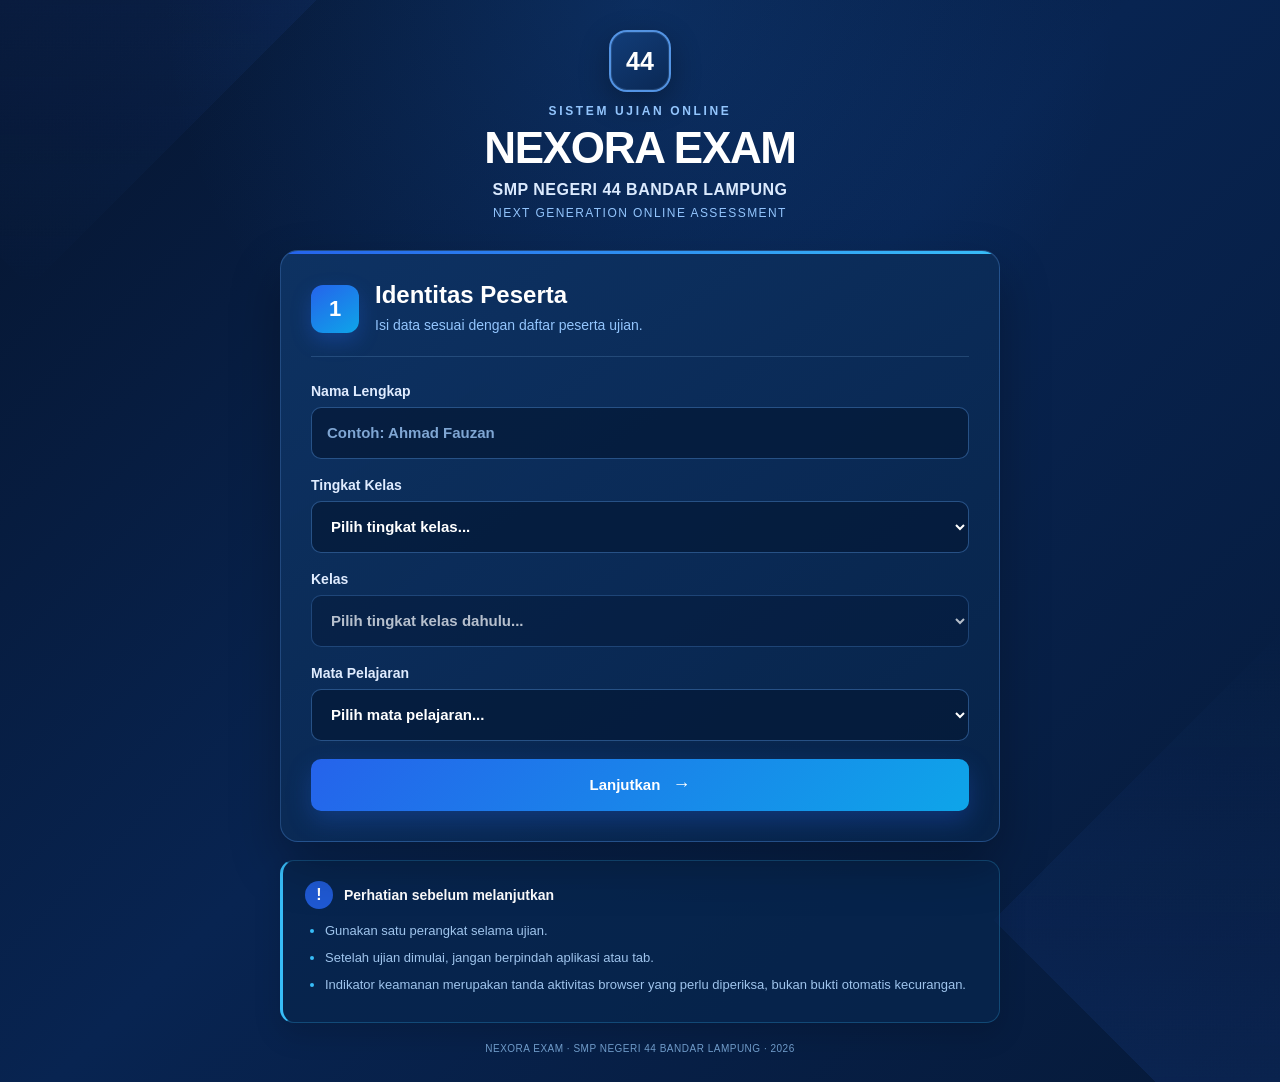
<file: index.html>
<!doctype html>
<html lang="id">
<head>
  <meta charset="utf-8">
  <meta
    name="viewport"
    content="width=device-width, initial-scale=1, viewport-fit=cover"
  >

  <meta
    name="description"
    content="Platform ujian digital SMP Negeri 44 Bandar Lampung."
  >

  <meta name="theme-color" content="#0f172a">

  <title>NEXORA EXAM — SMP Negeri 44 Bandar Lampung</title>

  <link rel="stylesheet" href="style.css?v=16">
</head>

<body class="landing">

  <main class="shell narrow">

    <!-- =========================
         BRAND / HEADER
    ========================== -->
    <section class="brand-card">

      <div class="brand-mark">44</div>

      <div class="brand-content">
        <div class="eyebrow">
          SISTEM UJIAN ONLINE
        </div>

        <h1>NEXORA EXAM</h1>

        <p class="school-name">
          SMP NEGERI 44 BANDAR LAMPUNG
        </p>

        <p class="brand-tagline">
          NEXT GENERATION ONLINE ASSESSMENT
        </p>
      </div>

    </section>


    <!-- =========================
         FORM IDENTITAS
    ========================== -->
    <section class="card">

      <div class="section-title">

        <span class="section-number">1</span>

        <div class="section-heading">
          <h2>Identitas Peserta</h2>

          <p>
            Isi data sesuai dengan daftar peserta ujian.
          </p>
        </div>

      </div>


      <form id="loginForm" novalidate>

        <!-- NAMA -->
        <label for="studentName">
          Nama Lengkap

          <input
            id="studentName"
            type="text"
            required
            autocomplete="name"
            placeholder="Contoh: Ahmad Fauzan"
          >
        </label>


        <!-- KELAS -->
        <label for="levelSelect">
          Tingkat Kelas

          <select id="levelSelect" required>
            <option value="">
              Pilih tingkat kelas...
            </option>
          </select>
        </label>

        <label for="classSelect">
          Kelas

          <select id="classSelect" required disabled>
            <option value="">
              Pilih tingkat kelas dahulu...
            </option>
          </select>
        </label>


        <!-- MATA PELAJARAN -->
        <label for="subjectSelect">
          Mata Pelajaran

          <select id="subjectSelect" required>
            <option value="">
              Pilih mata pelajaran...
            </option>
          </select>
        </label>


        <!-- INFO -->
        <div
          id="formInfo"
          class="info-box hidden"
        ></div>


        <!-- ERROR -->
        <p
          id="loginError"
          class="error hidden"
        ></p>


        <!-- BUTTON -->
        <button
          class="primary full"
          type="submit"
        >
          Lanjutkan
          <span>→</span>
        </button>

      </form>

    </section>


    <!-- =========================
         PERHATIAN
    ========================== -->
    <section class="notice">

      <div class="notice-heading">
        <span class="notice-icon">!</span>

        <strong>Perhatian sebelum melanjutkan</strong>
      </div>

      <ul>

        <li>
          Gunakan satu perangkat selama ujian.
        </li>

        <li>
          Setelah ujian dimulai, jangan berpindah
          aplikasi atau tab.
        </li>

        <li>
          Indikator keamanan merupakan tanda aktivitas
          browser yang perlu diperiksa, bukan bukti
          otomatis kecurangan.
        </li>

      </ul>

    </section>


    <p class="page-caption">
      NEXORA EXAM · SMP NEGERI 44 BANDAR LAMPUNG · 2026
    </p>

  </main>


  <!-- =========================
       JAVASCRIPT
  ========================== -->
  <script src="config.js?v=14"></script>
  <script src="app.js?v=12"></script>

</body>
</html>
</file>
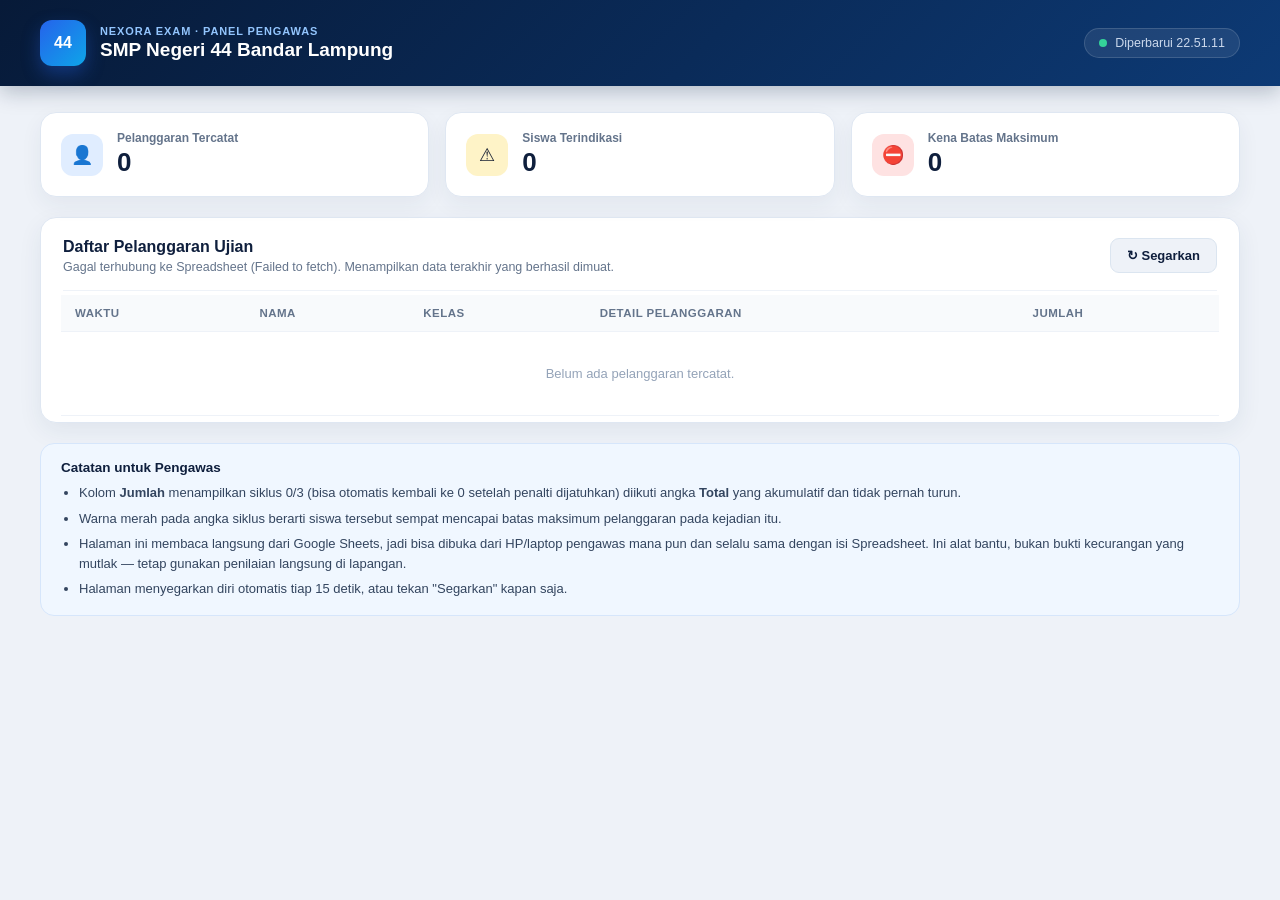
<file: pengawas.html>
<!doctype html>
<html lang="id">
<head>
  <meta charset="utf-8">
  <meta name="viewport" content="width=device-width, initial-scale=1">
  <title>Panel Pengawas — NEXORA EXAM</title>
  <link rel="stylesheet" href="style.css?v=16">
</head>
<body class="dashboard">
  <header class="pg-header">
    <div class="pg-header-inner">
      <div class="pg-brand">
        <div class="pg-brand-mark">44</div>
        <div>
          <div class="pg-eyebrow">NEXORA EXAM &middot; PANEL PENGAWAS</div>
          <h1>SMP Negeri 44 Bandar Lampung</h1>
        </div>
      </div>
      <div class="pg-live" id="liveIndicator">
        <span class="pg-live-dot"></span>
        <span id="lastUpdated">Memuat...</span>
      </div>
    </div>
  </header>

  <main class="pg-container">

    <section class="pg-stats">
      <div class="pg-stat">
        <span class="pg-stat-icon pg-stat-icon-blue">&#128100;</span>
        <div>
          <small>Pelanggaran Tercatat</small>
          <strong id="total">0</strong>
        </div>
      </div>
      <div class="pg-stat">
        <span class="pg-stat-icon pg-stat-icon-amber">&#9888;</span>
        <div>
          <small>Siswa Terindikasi</small>
          <strong id="flagged">0</strong>
        </div>
      </div>
      <div class="pg-stat">
        <span class="pg-stat-icon pg-stat-icon-red">&#9940;</span>
        <div>
          <small>Kena Batas Maksimum</small>
          <strong id="stopped">0</strong>
        </div>
      </div>
    </section>

    <section class="pg-card">
      <div class="pg-card-head">
        <div>
          <h2>Daftar Pelanggaran Ujian</h2>
          <p id="sourceStatus" class="pg-source-status">Memuat data dari Spreadsheet...</p>
        </div>
        <div class="pg-actions">
          <button class="pg-btn pg-btn-secondary" id="refreshBtn">&#8635; Segarkan</button>
        </div>
      </div>
      <div class="pg-table-wrap">
        <table class="pg-table">
          <thead>
            <tr>
              <th>Waktu</th>
              <th>Nama</th>
              <th>Kelas</th>
              <th>Detail Pelanggaran</th>
              <th>Jumlah</th>
            </tr>
          </thead>
          <tbody id="rows"></tbody>
        </table>
      </div>
    </section>

    <section class="pg-notice">
      <strong>Catatan untuk Pengawas</strong>
      <ul>
        <li>Kolom <b>Jumlah</b> menampilkan siklus 0/3 (bisa otomatis kembali ke 0 setelah penalti dijatuhkan) diikuti angka <b>Total</b> yang akumulatif dan tidak pernah turun.</li>
        <li>Warna merah pada angka siklus berarti siswa tersebut sempat mencapai batas maksimum pelanggaran pada kejadian itu.</li>
        <li>Halaman ini membaca langsung dari Google Sheets, jadi bisa dibuka dari HP/laptop pengawas mana pun dan selalu sama dengan isi Spreadsheet. Ini alat bantu, bukan bukti kecurangan yang mutlak — tetap gunakan penilaian langsung di lapangan.</li>
        <li>Halaman menyegarkan diri otomatis tiap 15 detik, atau tekan "Segarkan" kapan saja.</li>
      </ul>
    </section>
  </main>

  <script src="config.js?v=13"></script>
  <script src="pengawas.js?v=15"></script>
</body>
</html>
</file>
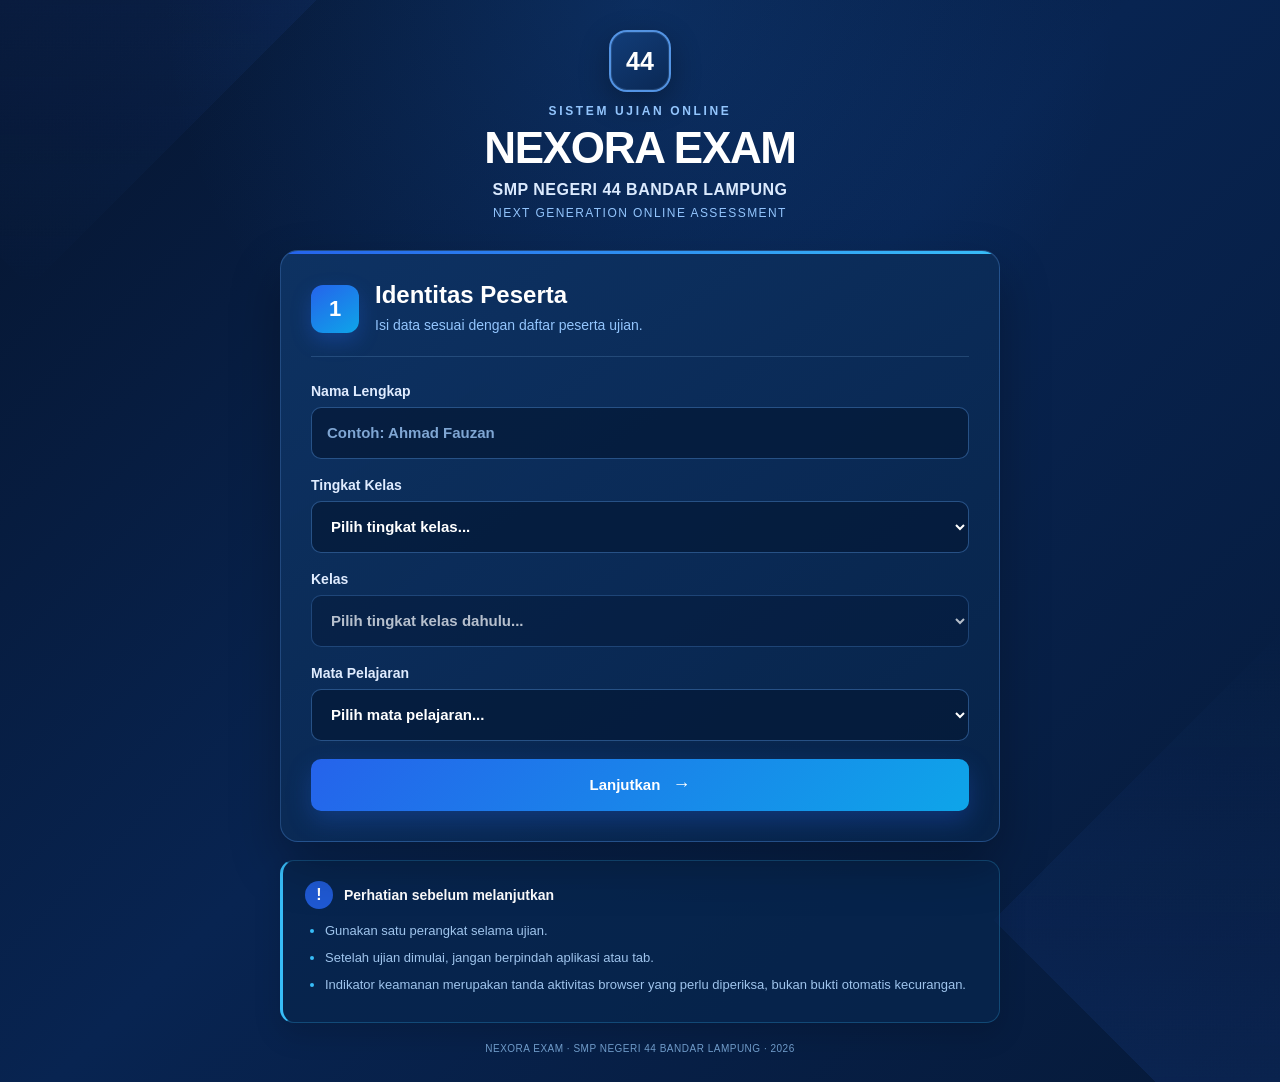
<file: siswa.html>
<!DOCTYPE html>
<html lang="id">
<head>
  <meta charset="UTF-8">

  <meta
    name="viewport"
    content="width=device-width, initial-scale=1, viewport-fit=cover"
  >

  <title>Pemeriksaan Ujian — NEXORA EXAM</title>

  <!-- MASTER CSS NEXORA EXAM -->
  <link rel="stylesheet" href="style.css?v=16">
</head>

<body class="student-confirmation">

  <main class="shell narrow">

    <!-- =====================================================
         BRAND / HEADER
         ===================================================== -->
    <section class="brand-card compact">

      <div class="brand-mark">
        44
      </div>

      <div class="brand-content">

        <div class="eyebrow">
          KONFIRMASI PESERTA
        </div>

        <h1>
          NEXORA EXAM
        </h1>

        <p class="school-name">
          SMP NEGERI 44 BANDAR LAMPUNG
        </p>

        <p class="brand-tagline">
          NEXT GENERATION ONLINE ASSESSMENT
        </p>

      </div>

    </section>


    <!-- =====================================================
         MAIN CARD
         ===================================================== -->
    <section class="card">

      <!-- ===================================================
           STEP 2
           =================================================== -->
      <div class="section-title">

        <span class="section-number">
          2
        </span>

        <div class="section-heading">

          <h2>
            Pemeriksaan Data dan Sistem
          </h2>

          <p>
            Periksa data peserta dan kesiapan sistem sebelum ujian.
          </p>

        </div>

      </div>


      <!-- ===================================================
           DATA PESERTA
           =================================================== -->
      <div class="confirmation-section">

        <div class="subsection-title">

          <span class="subsection-line"></span>

          <div>
            <strong>
              DATA PESERTA
            </strong>

            <small>
              Pastikan informasi berikut sudah benar.
            </small>
          </div>

        </div>


        <div class="identity-grid">

          <div class="identity-item">

            <small>
              Nama
            </small>

            <strong id="name">
              -
            </strong>

          </div>


          <div class="identity-item">

            <small>
              Kelas
            </small>

            <strong id="className">
              -
            </strong>

          </div>


          <div class="identity-item">

            <small>
              Tingkat
            </small>

            <strong id="level">
              -
            </strong>

          </div>


          <div class="identity-item">

            <small>
              Mata Pelajaran
            </small>

            <strong id="subject">
              -
            </strong>

          </div>

        </div>

      </div>


      <!-- ===================================================
           PEMERIKSAAN SISTEM
           =================================================== -->
      <div class="confirmation-section system-check-section">

        <div class="subsection-title">

          <span class="subsection-line"></span>

          <div>
            <strong>
              PEMERIKSAAN SISTEM
            </strong>

            <small>
              Fitur yang akan digunakan selama ujian.
            </small>
          </div>

        </div>


        <div class="system-check-grid">


          <!-- CHECK 1 -->
          <div class="system-check-item">

            <span class="check-icon">
              ✓
            </span>

            <div>

              <strong>
                Mode layar penuh
              </strong>

              <small>
                Layar ujian akan menggunakan mode penuh.
              </small>

            </div>

          </div>


          <!-- CHECK 2 -->
          <div class="system-check-item">

            <span class="check-icon">
              ✓
            </span>

            <div>

              <strong>
                Timer ujian
              </strong>

              <small>
                Waktu pengerjaan akan dihitung selama ujian.
              </small>

            </div>

          </div>


          <!-- CHECK 3 -->
          <div class="system-check-item">

            <span class="check-icon">
              ✓
            </span>

            <div>

              <strong>
                Pencatatan indikator keamanan
              </strong>

              <small>
                Aktivitas browser yang relevan akan dicatat.
              </small>

            </div>

          </div>


          <!-- CHECK 4 -->
          <div class="system-check-item">

            <span class="check-icon">
              ✓
            </span>

            <div>

              <strong>
                Google Form
              </strong>

              <small>
                Digunakan sebagai lembar jawaban ujian.
              </small>

            </div>

          </div>


        </div>

      </div>


      <!-- ===================================================
           PERINGATAN SEBELUM MULAI
           =================================================== -->
      <div class="notice warning">

        <div class="notice-heading">

          <span class="notice-icon">
            !
          </span>

          <strong>
            Sebelum mulai
          </strong>

        </div>

        <p>
          Pastikan koneksi internet stabil dan data peserta sudah benar.
          Setelah tombol mulai ditekan, timer berjalan dan NEXORA akan
          meminta mode layar penuh.
        </p>

      </div>


      <!-- ===================================================
           ACTION BUTTON
           =================================================== -->
      <div class="actions">

        <button
          class="secondary"
          id="backBtn"
          type="button"
        >
          ← Kembali
        </button>


        <button
          class="primary"
          id="startBtn"
          type="button"
        >
          Mulai Ujian →
        </button>

      </div>


      <!-- ===================================================
           ERROR MESSAGE
           =================================================== -->
      <p
        id="confirmError"
        class="error hidden"
      ></p>

    </section>


    <!-- =====================================================
         FOOTER
         ===================================================== -->
    <p class="page-caption">
      NEXORA EXAM · SMP NEGERI 44 BANDAR LAMPUNG · 2026
    </p>

  </main>


  <!-- =======================================================
       JAVASCRIPT
       Jangan mengubah urutan dan fungsi file yang sudah ada.
       ======================================================= -->

  <script src="config.js?v=13"></script>
  <script src="exam-config.js?v=13"></script>

</body>
</html>
</file>
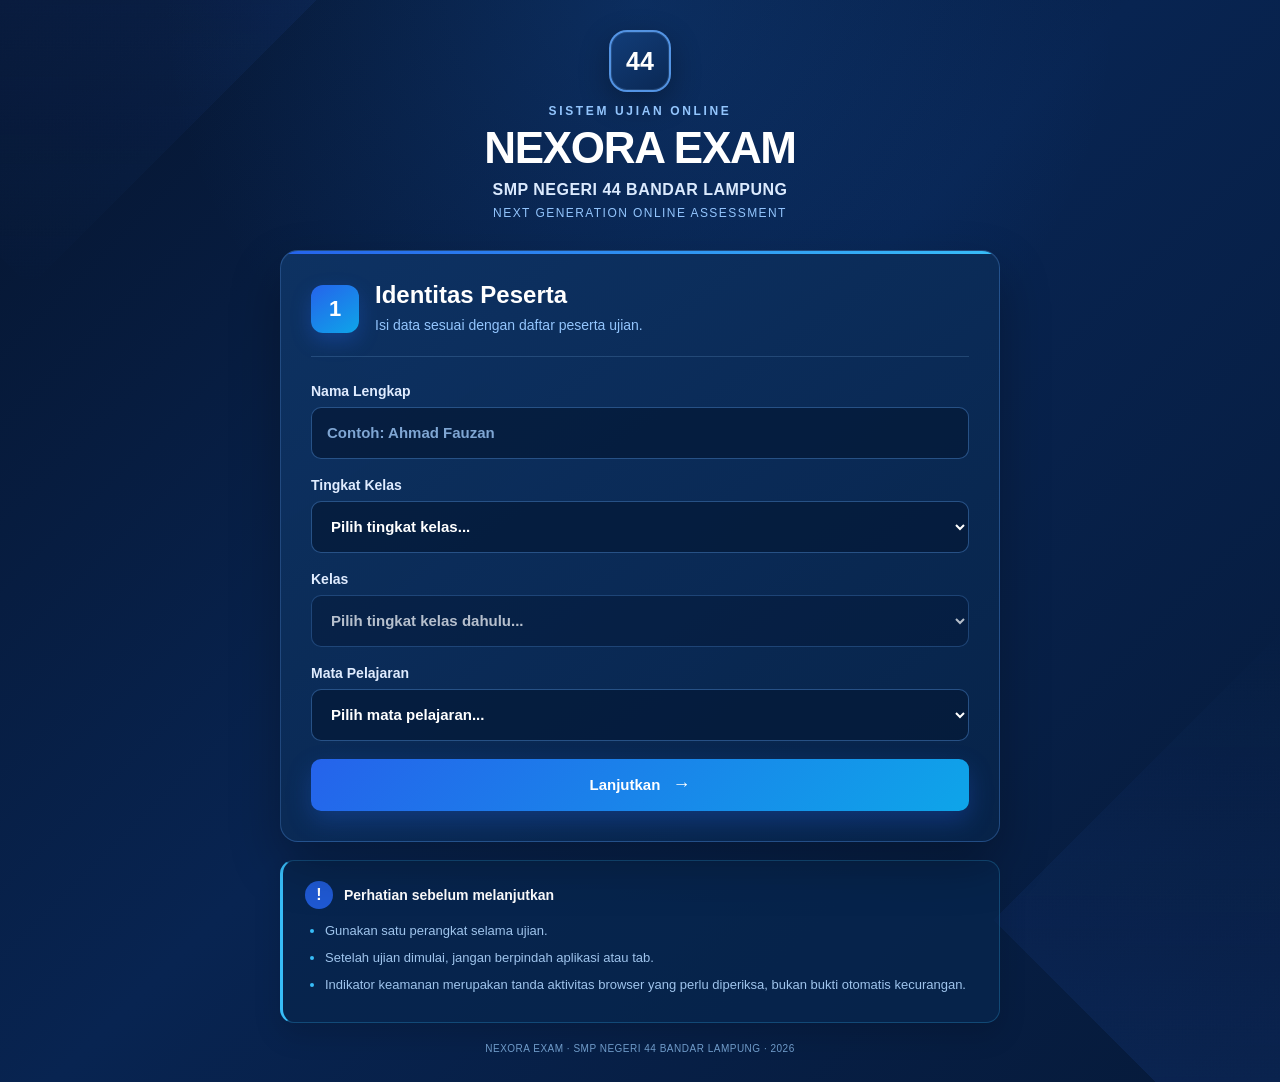
<file: ujian.html>
<!doctype html>
<html lang="id">
<head>
  <meta charset="utf-8">
  <!-- Zoom SENGAJA diizinkan (tanpa maximum-scale/user-scalable=no) supaya
       siswa dengan HP layar kecil bisa memperbesar soal Google Form. -->
  <meta name="viewport" content="width=device-width, initial-scale=1, viewport-fit=cover">
  <meta name="theme-color" content="#071a38">
  <title>Ujian — NEXORA EXAM</title>

  <!-- style.css TIDAK dimuat di halaman ini (35 KB tambahan tidak perlu di
       jaringan lemot). Semua gaya halaman ujian ada di blok ini. -->
  <style>
    *, *::before, *::after { box-sizing: border-box; }
    html, body { margin: 0; height: 100%; }
    body {
      background: #eef4fb;
      color: #172033;
      font-family: system-ui, -apple-system, "Segoe UI", Roboto, Arial, sans-serif;
    }
    .hidden { display: none !important; }

    /* ---------- BAR ATAS (satu baris, 40px) ---------- */
    .xbar {
      position: fixed; top: 0; left: 0; right: 0; z-index: 500;
      height: 40px;
      padding: 0 8px;
      padding-top: env(safe-area-inset-top, 0px);
      box-sizing: content-box;
      display: flex; align-items: center;
      background: #071a38; color: #fff;
    }
    .xbar > * { margin-left: 8px; }
    .xbar > *:first-child { margin-left: 0; }
    .xbar-name {
      flex: 1 1 auto; min-width: 0;
      font-size: 12px; color: #9db8d9;
      white-space: nowrap; overflow: hidden; text-overflow: ellipsis;
    }
    .xbar-timer {
      flex: 0 0 auto;
      font-size: 17px; font-weight: 800; letter-spacing: .02em;
      font-variant-numeric: tabular-nums;
    }
    .xbar-timer.warn   { color: #fbbf24; }
    .xbar-timer.danger { color: #f87171; }
    .xbar-viol {
      flex: 0 0 auto;
      font-size: 12px; font-weight: 700;
      padding: 3px 7px; border-radius: 999px;
      background: rgba(255,255,255,.12); color: #fde68a;
    }
    .xbar-reload {
      flex: 0 0 auto;
      width: 30px; height: 30px; padding: 0;
      border: 0; border-radius: 50%;
      background: rgba(255,255,255,.16); color: #fff;
      font-size: 17px; line-height: 30px; cursor: pointer;
    }
    .xbar-finish {
      flex: 0 0 auto;
      height: 30px; padding: 0 12px;
      border: 0; border-radius: 8px;
      background: #16a34a; color: #fff;
      font-size: 13px; font-weight: 700; cursor: pointer;
    }
    @media (max-width: 420px) {
      .xbar-name { display: none; }
      .xbar { justify-content: space-between; }
    }
    .xbar-name { margin-right: auto; }

    /* Banner tipis di bawah bar (peringatan waktu) */
    .xbanner {
      position: fixed; left: 0; right: 0; z-index: 490;
      top: 40px;
      top: calc(40px + env(safe-area-inset-top, 0px));
      padding: 6px 10px; text-align: center;
      font-size: 13px; font-weight: 700;
      background: #fbbf24; color: #3b2a00;
    }
    .xbanner.danger { background: #dc2626; color: #fff; }

    /* ---------- AREA FORM: penuh layar, tanpa margin/bingkai ---------- */
    .exam-stage {
      padding-top: 40px;
      padding-top: calc(40px + env(safe-area-inset-top, 0px));
      height: 100vh;
      height: 100dvh;
    }
    #formFrame {
      display: block; width: 100%; height: 100%;
      border: 0; margin: 0; border-radius: 0; background: #fff;
    }

    #loading {
      position: fixed; left: 0; right: 0; z-index: 10;
      top: 40px;
      top: calc(40px + env(safe-area-inset-top, 0px));
      display: none; padding: 6px 10px; text-align: center;
      font-size: 12px; color: #52657d; background: #e2ebf6;
      pointer-events: none;
    }
    #loading .spinner, #loading p { display: inline; margin: 0; }

    /* ---------- OVERLAY / MODAL (dipakai bersama) ---------- */
    .modal-overlay {
      position: fixed; top: 0; right: 0; bottom: 0; left: 0; display: flex;
      align-items: center; justify-content: center;
      padding: 16px; overflow-y: auto;
      background: rgba(3, 16, 36, .94); color: #fff;
    }
    #startOverlay { z-index: 1000; background: #06152f; }
    #violationModal { z-index: 2000; }
    #finishConfirm, #reloadConfirm { z-index: 1500; }

    .modal-card {
      width: min(420px, 100%);
      padding: 24px 20px; border-radius: 16px; text-align: center;
      background: #0d3568; color: #fff;
      border: 1px solid rgba(96,165,250,.3);
    }
    .modal-card h2 { margin: 0 0 10px; font-size: 21px; line-height: 1.25; }
    .modal-card p  { margin: 0 0 14px; font-size: 14px; line-height: 1.55; color: #cfe0f5; }
    .modal-card .who {
      margin: 0 0 14px; padding: 8px 10px; border-radius: 10px;
      background: rgba(255,255,255,.08); font-size: 14px; font-weight: 700; color: #fff;
    }
    .modal-card ol {
      text-align: left; margin: 0 0 16px; padding-left: 20px;
      font-size: 14px; line-height: 1.6; color: #e6f0fb;
    }
    .btn {
      display: block; width: 100%; min-height: 46px; margin-top: 8px;
      border: 0; border-radius: 10px; cursor: pointer;
      font-size: 15px; font-weight: 700; color: #fff;
      background: linear-gradient(135deg, #2563eb, #0ea5e9);
    }
    .btn.secondary { background: rgba(255,255,255,.14); }
    .btn.danger    { background: #dc2626; }
    .btn:disabled  { opacity: .5; cursor: default; }
    .warn-box {
      margin: 0 0 14px; padding: 10px; border-radius: 10px; text-align: left;
      background: rgba(220,38,38,.22); border: 1px solid #f87171;
      font-size: 13.5px; line-height: 1.5; color: #fee2e2;
    }

    /* ---------- SELESAI ---------- */
    #finished {
      width: min(480px, 92%); margin: 40px auto; padding: 26px;
      border-radius: 16px; background: #fff; color: #172033; text-align: center;
      box-shadow: 0 20px 50px rgba(0,0,0,.16);
    }
    #finished h2 { margin: 8px 0; }
    #finished .success-icon { font-size: 34px; color: #16a34a; }
    #finished .btn { margin-top: 14px; }
  </style>
</head>

<body class="exam-page">

  <!-- BAR ATAS: hanya yang benar-benar perlu (sisa waktu, peringatan, selesai) -->
  <header class="xbar">
    <span class="xbar-name" id="examIdentity"></span>
    <strong class="xbar-timer" id="timer">--:--</strong>
    <span class="xbar-viol" id="violationBadge">⚠ 0/3</span>
    <button id="reloadFormBtn" class="xbar-reload" type="button" title="Muat ulang form" aria-label="Muat ulang form">⟳</button>
    <button id="finishExamBtn" class="xbar-finish" type="button">Selesai</button>
  </header>

  <div id="timeBanner" class="xbanner hidden"></div>

  <main class="exam-stage">

    <!-- LAYAR AWAL -->
    <div id="startOverlay" class="modal-overlay">
      <div class="modal-card">
        <h2>Siap Memulai?</h2>
        <div class="who" id="startIdentity"></div>
        <ol>
          <li>Kerjakan soal sampai bawah, lalu tekan <strong>KIRIM</strong> di form.</li>
          <li>Pastikan muncul tulisan <strong>“Jawaban Anda telah direkam”</strong>.</li>
          <li>Baru tekan tombol hijau <strong>Selesai</strong> di atas.</li>
        </ol>
        <p>Layar penuh &amp; timer akan aktif. Jangan pindah aplikasi/tab.</p>
        <button id="beginExamBtn" class="btn" type="button">Mulai &amp; Masuk Fullscreen</button>
      </div>
    </div>

    <div id="loading"><span class="spinner"></span><p>Memuat lembar ujian…</p></div>

    <iframe id="formFrame" title="Google Form Ujian" allow="fullscreen"></iframe>

    <!-- KONFIRMASI SELESAI (form tetap ada di belakang, siswa bisa kembali) -->
    <div id="finishConfirm" class="modal-overlay hidden">
      <div class="modal-card">
        <h2>Sudah menekan KIRIM?</h2>
        <p>Jawaban baru tersimpan setelah muncul tulisan <strong>“Jawaban Anda telah direkam”</strong> di form.</p>
        <div id="finishWarn" class="warn-box hidden">
          <strong>Sistem belum mendeteksi form terkirim.</strong>
          Kalau kamu menutup sekarang, jawabanmu bisa hilang dan nilaimu tidak tercatat.
          Kembali ke form, geser ke paling bawah, lalu tekan <strong>KIRIM</strong>.
        </div>
        <button id="finishBack" class="btn" type="button">← Kembali ke form</button>
        <button id="finishOk" class="btn secondary" type="button" disabled>Ya, sudah terkirim</button>
      </div>
    </div>

    <!-- KONFIRMASI MUAT ULANG FORM (overlay di halaman, BUKAN window.confirm:
         dialog bawaan browser bisa menutup fullscreen dan tercatat pelanggaran) -->
    <div id="reloadConfirm" class="modal-overlay hidden">
      <div class="modal-card">
        <h2>Muat ulang form?</h2>
        <p id="reloadConfirmText">Pakai ini kalau soal atau gambar tidak muncul. Waktu ujian tetap berjalan.</p>
        <button id="reloadOk" class="btn" type="button">Ya, muat ulang</button>
        <button id="reloadCancel" class="btn secondary" type="button">Batal</button>
      </div>
    </div>

    <section id="finished" class="hidden">
      <div class="success-icon">✓</div>
      <h2>Sesi Ujian Berakhir</h2>
      <p id="finishReason">Waktu ujian telah selesai.</p>
      <p>Kamu boleh menutup halaman ini.</p>
      <button class="btn" type="button" onclick="location.href='index.html'">Kembali ke Beranda</button>
    </section>
  </main>

  <!-- MODAL PERINGATAN -->
  <div id="violationModal" class="modal-overlay hidden">
    <div class="modal-card">
      <h2>Peringatan</h2>
      <p id="violationText">NEXORA mendeteksi perubahan status halaman.</p>
      <button id="closeViolation" class="btn" type="button">Saya Mengerti</button>
    </div>
  </div>

  <script src="config.js?v=14"></script>
  <script src="security.js?v=13"></script>
  <script src="exam.js?v=14"></script>
</body>
</html>
</file>
<file: style.css>
/* =========================================================
   NEXORA EXAM
   SMP NEGERI 44 BANDAR LAMPUNG
   MASTER STYLESHEET
   ========================================================= */

* {
  box-sizing: border-box;
}

html {
  min-height: 100%;
}

body {
  margin: 0;
  min-height: 100vh;
  font-family: Inter, "Segoe UI", Roboto, Helvetica, Arial, sans-serif;
  -webkit-font-smoothing: antialiased;
  text-rendering: optimizeLegibility;
}

button,
input,
select,
textarea {
  font: inherit;
}

button {
  -webkit-tap-highlight-color: transparent;
}

.hidden {
  display: none !important;
}


/* =========================================================
   GLOBAL SHELL
   ========================================================= */

.shell {
  width: min(92%, 900px);
  margin: 0 auto;
  padding: 30px 0 28px;
}

.shell.narrow {
  max-width: 720px;
}


/* =========================================================
   LANDING + STUDENT CONFIRMATION
   ========================================================= */

body.landing,
body.student-confirmation {
  position: relative;
  min-height: 100vh;
  background:
    radial-gradient(
      circle at 50% 0%,
      rgba(30, 110, 210, 0.20),
      transparent 38%
    ),
    linear-gradient(
      135deg,
      #06152f 0%,
      #082451 48%,
      #061a3a 100%
    );
  color: #f8fafc;
}

body.landing::before,
body.landing::after,
body.student-confirmation::before,
body.student-confirmation::after {
  content: "";
  position: fixed;
  pointer-events: none;
  z-index: 0;
}

body.landing::before,
body.student-confirmation::before {
  width: 420px;
  height: 420px;
  top: -220px;
  left: -180px;
  background: linear-gradient(
    135deg,
    rgba(37, 99, 235, 0.16),
    transparent
  );
  transform: rotate(45deg);
}

body.landing::after,
body.student-confirmation::after {
  width: 420px;
  height: 420px;
  right: -220px;
  bottom: -230px;
  background: linear-gradient(
    135deg,
    transparent,
    rgba(37, 99, 235, 0.14)
  );
  transform: rotate(45deg);
}

body.landing .shell,
body.student-confirmation .shell {
  position: relative;
  z-index: 1;
}


/* =========================================================
   BRAND
   ========================================================= */

body.landing .brand-card,
body.student-confirmation .brand-card {
  text-align: center;
  margin-bottom: 30px;
  color: #ffffff;
}

body.student-confirmation .brand-card.compact {
  padding: 0;
}

body.landing .brand-mark,
body.student-confirmation .brand-mark {
  width: 62px;
  height: 62px;
  margin: 0 auto 12px;

  display: flex;
  align-items: center;
  justify-content: center;

  border: 2px solid rgba(96, 165, 250, 0.85);
  border-radius: 18px;

  background: linear-gradient(
    145deg,
    #123d79,
    #0a2854
  );

  color: #ffffff;
  font-size: 25px;
  font-weight: 800;

  box-shadow:
    0 10px 30px rgba(0, 0, 0, 0.30),
    inset 0 0 0 1px rgba(147, 197, 253, 0.15);
}

body.landing .eyebrow,
body.student-confirmation .eyebrow {
  margin-bottom: 7px;

  color: #93c5fd;
  font-size: 12px;
  font-weight: 700;
  letter-spacing: 0.22em;
  text-transform: uppercase;
}

body.landing .brand-card h1,
body.student-confirmation .brand-card h1 {
  margin: 0;

  color: #ffffff;
  font-size: clamp(32px, 6vw, 44px);
  line-height: 1.05;
  font-weight: 800;
  letter-spacing: -0.03em;
}

body.landing .school-name,
body.student-confirmation .school-name {
  margin: 10px 0 0;

  color: #dbeafe;
  font-size: 16px;
  font-weight: 600;
  letter-spacing: 0.03em;
}

body.landing .brand-tagline,
body.student-confirmation .brand-tagline {
  margin: 7px 0 0;

  color: #93c5fd;
  font-size: 12px;
  letter-spacing: 0.12em;
}


/* =========================================================
   MAIN CARD
   ========================================================= */

body.landing .card,
body.student-confirmation .card {
  position: relative;

  padding: 30px;

  border: 1px solid rgba(96, 165, 250, 0.28);
  border-radius: 18px;

  background:
    linear-gradient(
      145deg,
      rgba(14, 51, 100, 0.96),
      rgba(7, 35, 73, 0.97)
    );

  box-shadow:
    0 22px 50px rgba(0, 0, 0, 0.28),
    inset 0 1px 0 rgba(255, 255, 255, 0.04);

  overflow: hidden;
}

body.landing .card::before,
body.student-confirmation .card::before {
  content: "";

  position: absolute;
  top: 0;
  left: 0;
  right: 0;

  height: 3px;

  background:
    linear-gradient(
      90deg,
      #2563eb,
      #38bdf8
    );
}


/* =========================================================
   SECTION TITLE
   ========================================================= */

body.landing .section-title,
body.student-confirmation .section-title {
  display: flex;
  align-items: center;
  gap: 16px;

  margin-bottom: 26px;
  padding-bottom: 20px;

  border-bottom: 1px solid rgba(147, 197, 253, 0.18);
}

body.landing .section-number,
body.student-confirmation .section-number {
  flex: 0 0 auto;

  width: 48px;
  height: 48px;

  display: flex;
  align-items: center;
  justify-content: center;

  border-radius: 12px;

  background:
    linear-gradient(
      145deg,
      #2563eb,
      #0ea5e9
    );

  color: #ffffff;
  font-size: 22px;
  font-weight: 800;

  box-shadow:
    0 8px 20px rgba(37, 99, 235, 0.30);
}

body.landing .section-heading h2,
body.student-confirmation .section-heading h2 {
  margin: 0;

  color: #ffffff;
  font-size: 24px;
  line-height: 1.2;
}

body.landing .section-heading p,
body.student-confirmation .section-heading p {
  margin: 5px 0 0;

  color: #93c5fd;
  font-size: 14px;
  line-height: 1.5;
}


/* =========================================================
   LANDING FORM
   ========================================================= */

body.landing form {
  display: flex;
  flex-direction: column;
  gap: 18px;
}

body.landing form label {
  display: flex;
  flex-direction: column;
  gap: 8px;

  color: #e0ecff;
  font-size: 14px;
  font-weight: 700;
}

body.landing form input,
body.landing form select {
  width: 100%;
  min-height: 52px;
  padding: 0 15px;

  border: 1px solid rgba(96, 165, 250, 0.38);
  border-radius: 10px;
  outline: none;

  background: rgba(5, 26, 57, 0.75);

  color: #ffffff;
  font-size: 15px;

  transition:
    border-color 0.18s ease,
    box-shadow 0.18s ease,
    background 0.18s ease;
}

body.landing form input::placeholder {
  color: #7fa6d3;
}

body.landing form input:focus,
body.landing form select:focus {
  border-color: #38bdf8;

  background: rgba(6, 31, 66, 0.95);

  box-shadow:
    0 0 0 3px rgba(56, 189, 248, 0.12);
}

body.landing form select {
  cursor: pointer;
}

body.landing .info-box {
  padding: 12px 14px;

  border: 1px solid rgba(96, 165, 250, 0.22);
  border-radius: 9px;

  background: rgba(30, 64, 175, 0.18);

  color: #bfdbfe;
  font-size: 13px;
}

body.landing .error,
body.student-confirmation .error {
  margin: 0;

  color: #fca5a5;
  font-size: 13px;
}


/* =========================================================
   BUTTONS
   ========================================================= */

.primary {
  border: 0;

  background:
    linear-gradient(
      135deg,
      #2563eb,
      #0ea5e9
    );

  color: #ffffff;
  cursor: pointer;

  box-shadow:
    0 10px 24px rgba(37, 99, 235, 0.28);

  transition:
    transform 0.15s ease,
    box-shadow 0.15s ease,
    filter 0.15s ease;
}

body.landing .primary {
  width: 100%;
  min-height: 52px;

  border-radius: 10px;

  font-size: 15px;
  font-weight: 700;
}

body.landing .primary span {
  margin-left: 8px;
  font-size: 18px;
}

.primary:hover {
  filter: brightness(1.08);

  transform: translateY(-1px);

  box-shadow:
    0 13px 28px rgba(37, 99, 235, 0.35);
}

.primary:active {
  transform: translateY(0);
}


/* =========================================================
   LANDING NOTICE
   ========================================================= */

body.landing .notice {
  margin-top: 18px;
  padding: 20px 22px;

  border: 1px solid rgba(56, 189, 248, 0.25);
  border-left: 3px solid #38bdf8;
  border-radius: 14px;

  background: rgba(8, 38, 78, 0.72);

  color: #bfdbfe;

  box-shadow:
    0 12px 28px rgba(0, 0, 0, 0.14);
}

body.landing .notice-heading,
body.student-confirmation .notice-heading {
  display: flex;
  align-items: center;
  gap: 11px;

  margin-bottom: 12px;
}

body.landing .notice-icon,
body.student-confirmation .notice-icon {
  width: 28px;
  height: 28px;
  flex: 0 0 auto;

  display: flex;
  align-items: center;
  justify-content: center;

  border-radius: 50%;

  background: rgba(37, 99, 235, 0.85);

  color: #ffffff;
  font-weight: 800;
}

body.landing .notice-heading strong,
body.student-confirmation .notice-heading strong {
  color: #ffffff;
  font-size: 14px;
}

body.landing .notice ul {
  margin: 0;
  padding-left: 20px;
}

body.landing .notice li {
  margin: 7px 0;

  color: #9fc4ec;
  font-size: 13px;
  line-height: 1.55;
}

body.landing .notice li::marker {
  color: #38bdf8;
}


/* =========================================================
   FOOTER / CAPTION
   ========================================================= */

body.landing .page-caption,
body.student-confirmation .page-caption {
  margin: 20px 0 0;

  color: #6f9bc9;
  font-size: 10px;
  text-align: center;
  letter-spacing: 0.05em;
}


/* =========================================================
   STUDENT CONFIRMATION
   ========================================================= */

body.student-confirmation .confirmation-section {
  margin-bottom: 26px;
}

body.student-confirmation .subsection-title {
  display: flex;
  align-items: flex-start;
  gap: 11px;

  margin-bottom: 14px;
}

body.student-confirmation .subsection-line {
  width: 3px;
  min-height: 34px;
  flex: 0 0 auto;

  border-radius: 3px;

  background:
    linear-gradient(
      180deg,
      #38bdf8,
      #2563eb
    );
}

body.student-confirmation .subsection-title strong {
  display: block;

  color: #e0efff;
  font-size: 12px;
  letter-spacing: 0.10em;
}

body.student-confirmation .subsection-title small {
  display: block;

  margin-top: 3px;

  color: #7fa8d5;
  font-size: 12px;
}


/* =========================================================
   IDENTITY
   ========================================================= */

body.student-confirmation .identity-grid {
  display: grid;

  grid-template-columns:
    repeat(2, minmax(0, 1fr));

  gap: 10px;
}

body.student-confirmation .identity-item {
  min-width: 0;

  padding: 15px;

  border: 1px solid rgba(96, 165, 250, 0.20);
  border-radius: 10px;

  background: rgba(4, 24, 52, 0.55);
}

body.student-confirmation .identity-item small {
  display: block;

  margin-bottom: 6px;

  color: #7fa8d5;
  font-size: 11px;
  font-weight: 600;
  letter-spacing: 0.06em;
  text-transform: uppercase;
}

body.student-confirmation .identity-item strong {
  display: block;

  color: #ffffff;
  font-size: 14px;
  line-height: 1.4;

  overflow-wrap: anywhere;
}


/* =========================================================
   SYSTEM CHECK
   ========================================================= */

body.student-confirmation .system-check-section {
  margin-top: 4px;
}

body.student-confirmation .system-check-grid {
  display: grid;

  grid-template-columns:
    repeat(2, minmax(0, 1fr));

  gap: 10px;
}

body.student-confirmation .system-check-item {
  display: flex;
  align-items: flex-start;
  gap: 11px;

  padding: 14px;

  border: 1px solid rgba(56, 189, 248, 0.20);
  border-radius: 10px;

  background: rgba(5, 29, 61, 0.62);
}

body.student-confirmation .check-icon {
  width: 25px;
  height: 25px;
  flex: 0 0 auto;

  display: flex;
  align-items: center;
  justify-content: center;

  border-radius: 50%;

  background: rgba(37, 99, 235, 0.85);

  color: #ffffff;

  font-size: 13px;
  font-weight: 800;
}

body.student-confirmation .system-check-item strong {
  display: block;

  color: #e8f2ff;
  font-size: 13px;
  line-height: 1.35;
}

body.student-confirmation .system-check-item small {
  display: block;

  margin-top: 4px;

  color: #7fa8d5;
  font-size: 11px;
  line-height: 1.4;
}


/* =========================================================
   WARNING
   ========================================================= */

body.student-confirmation .notice.warning {
  margin-top: 8px;
  margin-bottom: 24px;
  padding: 18px 19px;

  border: 1px solid rgba(56, 189, 248, 0.22);
  border-left: 3px solid #38bdf8;
  border-radius: 12px;

  background: rgba(8, 38, 78, 0.68);

  color: #bfdbfe;
}

body.student-confirmation .notice.warning p {
  margin: 0;

  color: #9fc4ec;
  font-size: 12px;
  line-height: 1.6;
}


/* =========================================================
   CONFIRMATION ACTIONS
   ========================================================= */

body.student-confirmation .actions {
  display: flex;
  gap: 10px;

  margin-top: 4px;
}

body.student-confirmation .actions button {
  min-height: 50px;

  border-radius: 10px;

  font-size: 14px;
  font-weight: 700;

  cursor: pointer;

  transition:
    transform 0.15s ease,
    filter 0.15s ease,
    box-shadow 0.15s ease;
}

body.student-confirmation .actions .secondary {
  flex: 0 0 125px;

  border: 1px solid rgba(147, 197, 253, 0.25);

  background: rgba(5, 28, 59, 0.65);

  color: #bfdbfe;
}

body.student-confirmation .actions .primary {
  flex: 1;

  border: 0;

  background:
    linear-gradient(
      135deg,
      #2563eb,
      #0ea5e9
    );

  color: #ffffff;
}

body.student-confirmation .actions button:hover {
  transform: translateY(-1px);
}


/* =========================================================
   EXAM PAGE
   ========================================================= */

body.exam-page {
  margin: 0;
  min-height: 100vh;

  background: #eef4fb;

  color: #172033;
}


/* =========================================================
   EXAM TOPBAR
   ========================================================= */

.exam-topbar {
  position: sticky;
  top: 0;
  z-index: 100;

  min-height: 70px;

  display: flex;
  align-items: center;
  justify-content: space-between;

  gap: 20px;

  padding: 10px 18px;
  padding-top: calc(10px + env(safe-area-inset-top, 0px));
  padding-left: calc(18px + env(safe-area-inset-left, 0px));
  padding-right: calc(18px + env(safe-area-inset-right, 0px));

  background:
    linear-gradient(
      135deg,
      #071a38,
      #0a2b59
    );

  color: #ffffff;

  box-shadow:
    0 4px 18px rgba(0, 0, 0, 0.16);
}

.exam-brand {
  display: flex;
  align-items: center;

  gap: 11px;

  min-width: 0;
}

.school-logo {
  width: 42px;
  height: 42px;
  flex: 0 0 auto;

  display: flex;
  align-items: center;
  justify-content: center;

  border-radius: 10px;

  background: #123d79;

  border: 1px solid rgba(147, 197, 253, 0.35);

  overflow: hidden;
}

.school-logo img {
  width: 100%;
  height: 100%;

  object-fit: contain;
}

.logo-fallback {
  font-size: 15px;
  font-weight: 800;
}

.brand-text {
  min-width: 0;
}

.brand-text strong {
  display: block;

  font-size: 17px;
  line-height: 1.1;
}

.brand-text small {
  display: block;

  margin-top: 3px;

  color: #a9c8eb;
  font-size: 10px;
  letter-spacing: 0.04em;
}


/* =========================================================
   EXAM STATUS
   ========================================================= */

.exam-status {
  display: flex;
  align-items: center;
  gap: 8px;
}

.exam-clock,
.exam-timer,
.exam-security {
  min-height: 40px;

  display: flex;
  flex-direction: column;
  align-items: center;
  justify-content: center;
  text-align: center;

  padding: 5px 11px;
  gap: 2px;

  border: 1px solid rgba(147, 197, 253, 0.20);
  border-radius: 9px;

  background: rgba(4, 22, 47, 0.55);

  color: #dbeafe;

  font-size: 12px;
  font-weight: 700;
}

.exam-timer {
  color: #ffffff;
  font-variant-numeric: tabular-nums;
}

/* Label kecil di atas nilai (JAM / SISA WAKTU / JUMLAH PELANGGARAN) */
.status-label {
  display: block;
  font-size: 0.68rem;
  color: #93c5fd;
  letter-spacing: 0.4px;
  margin: 0;
  line-height: 1.1;
}

#realtimeClock,
#timer,
#violationBadge {
  display: block;
  font-size: 1rem;
  font-weight: 800;
  color: #ffffff;
  margin: 0;
  line-height: 1.15;
}

/* Baris hari/tanggal di bawah jam */
#realtimeDate {
  display: block;
  font-size: 0.65rem;
  color: #b9d2ef;
  margin-top: 1px;
  font-weight: 500;
}

.exam-security {
  color: #bfdbfe;
}

.exam-security.warning {
  color: #fbbf24;

  border-color:
    rgba(251, 191, 36, 0.35);
}

.fullscreen-btn {
  min-height: 40px;

  padding: 0 12px;

  border: 1px solid rgba(147, 197, 253, 0.25);
  border-radius: 9px;

  background: rgba(37, 99, 235, 0.75);

  color: #ffffff;

  cursor: pointer;
}

/* Tombol "Selesai / Kumpulkan Ujian" -- solusi bug: sebelumnya TIDAK ADA
   cara bagi siswa untuk mengakhiri sesi secara manual setelah mereka
   menekan Submit pada Google Form. Akibatnya timer & mode aman tetap
   berjalan, dan begitu siswa keluar (tutup tab / keluar fullscreen),
   sistem mencatatnya sebagai pelanggaran walau ujian sebenarnya sudah
   selesai dikerjakan. Tombol ini memanggil finishExam() secara eksplisit
   (lihat exam.js), men-disarm keamanan & menghentikan timer SEBELUM
   siswa meninggalkan halaman. */
.finish-btn {
  min-height: 40px;

  padding: 0 12px;

  border: 1px solid rgba(134, 239, 172, 0.35);
  border-radius: 9px;

  background: rgba(22, 163, 74, 0.85);

  color: #ffffff;
  font-weight: 700;
  font-size: 12px;
  white-space: nowrap;

  cursor: pointer;
}

.finish-btn:hover {
  background: rgba(21, 128, 61, 0.95);
}


/* =========================================================
   EXAM INFO
   ========================================================= */

.exam-info-bar {
  padding: 12px 18px;

  background: #ffffff;

  border-bottom: 1px solid #dbe5f0;
}

.exam-identity-box {
  display: flex;
  align-items: center;

  gap: 10px;

  max-width: 1200px;

  margin: 0 auto;
}

.identity-icon {
  width: 34px;
  height: 34px;

  display: flex;
  align-items: center;
  justify-content: center;

  border-radius: 9px;

  background: #e7f0ff;

  color: #2563eb;

  font-weight: 800;
}

.identity-label {
  display: block;

  color: #718096;

  font-size: 9px;
  font-weight: 700;

  letter-spacing: 0.08em;
}

#examIdentity {
  display: block;

  margin-top: 2px;

  color: #172033;

  font-size: 13px;
  font-weight: 700;
}


/* =========================================================
   GOOGLE FORM
   ========================================================= */

#formFrame {
  display: block;

  width: min(1100px, 94%);

  min-height: calc(100vh - 150px);

  margin: 18px auto;

  border: 1px solid #dbe5f0;
  border-radius: 14px;

  background: #ffffff;

  box-shadow:
    0 8px 28px rgba(31, 55, 86, 0.08);
}

#loading {
  display: none;

  padding: 50px 20px;

  text-align: center;

  color: #52657d;
}


/* =========================================================
   START OVERLAY
   =========================================================
   IMPORTANT:
   Overlay dibuat SOLID sehingga Google Form tidak terlihat
   seperti blur di belakang modal.
   ========================================================= */

#startOverlay {
  position: fixed;
  inset: 0;

  z-index: 1000;

  display: flex;
  align-items: center;
  justify-content: center;

  padding: 24px;

  /*
   * Jangan gunakan backdrop-filter blur.
   * Form di belakang dibuat tidak terlihat.
   */
  background:
    linear-gradient(
      135deg,
      rgba(3, 16, 36, 0.985),
      rgba(5, 27, 58, 0.985)
    );

  color: #ffffff;

  overflow-y: auto;
}

#startOverlay.hidden {
  display: none !important;
}


/* ---------------------------------------------------------
   Semua kemungkinan wrapper modal
   --------------------------------------------------------- */

#startOverlay > div,
#startOverlay .overlay-card,
#startOverlay .start-card,
#startOverlay .modal-card,
#startOverlay .start-content {
  width: min(460px, 100%);

  padding: 34px 32px;

  border: 1px solid rgba(96, 165, 250, 0.30);
  border-radius: 18px;

  background:
    linear-gradient(
      145deg,
      #0d3568,
      #082850
    );

  box-shadow:
    0 25px 70px rgba(0, 0, 0, 0.45),
    inset 0 1px 0 rgba(255, 255, 255, 0.05);

  text-align: center;
}


/* ---------------------------------------------------------
   Garis atas modal
   --------------------------------------------------------- */

#startOverlay > div::before,
#startOverlay .overlay-card::before,
#startOverlay .start-card::before,
#startOverlay .modal-card::before,
#startOverlay .start-content::before {
  content: "";

  display: block;

  width: 54px;
  height: 4px;

  margin: 0 auto 24px;

  border-radius: 999px;

  background:
    linear-gradient(
      90deg,
      #2563eb,
      #38bdf8
    );
}


/* ---------------------------------------------------------
   Heading
   --------------------------------------------------------- */

#startOverlay h1,
#startOverlay h2,
#startOverlay h3 {
  margin: 0 0 12px;

  color: #ffffff;

  font-size: 25px;
  line-height: 1.2;

  font-weight: 800;

  letter-spacing: -0.02em;
}


/* ---------------------------------------------------------
   Paragraph
   --------------------------------------------------------- */

#startOverlay p {
  margin: 0 auto 24px;

  max-width: 360px;

  color: #b9d2ef;

  font-size: 13px;
  line-height: 1.65;
}


/* ---------------------------------------------------------
   Start button
   --------------------------------------------------------- */

#startOverlay button {
  min-height: 46px;

  padding: 0 18px;

  border: 0;
  border-radius: 9px;

  background:
    linear-gradient(
      135deg,
      #2563eb,
      #0ea5e9
    );

  color: #ffffff;

  font-size: 13px;
  font-weight: 700;

  cursor: pointer;

  box-shadow:
    0 10px 25px rgba(37, 99, 235, 0.28);

  transition:
    transform 0.15s ease,
    filter 0.15s ease,
    box-shadow 0.15s ease;
}

#startOverlay button:hover {
  filter: brightness(1.08);

  transform: translateY(-1px);

  box-shadow:
    0 13px 28px rgba(37, 99, 235, 0.36);
}

#startOverlay button:active {
  transform: translateY(0);
}


/* ---------------------------------------------------------
   Jika struktur overlay tidak memiliki wrapper
   --------------------------------------------------------- */

#startOverlay > h1,
#startOverlay > h2,
#startOverlay > h3 {
  width: min(460px, 100%);

  margin: 0;

  text-align: center;
}

#startOverlay > p {
  width: min(460px, 100%);

  text-align: center;
}

#startOverlay > button {
  display: block;
}


/* =========================================================
   FINISHED
   ========================================================= */

#finished {
  width: min(520px, 92%);

  margin: 70px auto;

  padding: 30px;

  border-radius: 16px;

  background: #ffffff;

  text-align: center;

  box-shadow:
    0 20px 50px rgba(0, 0, 0, 0.16);
}


/* =========================================================
   VIOLATION MODAL
   ========================================================= */

#violationModal {
  position: fixed;
  inset: 0;

  z-index: 2000;

  display: flex;
  align-items: center;
  justify-content: center;

  padding: 20px;

  background:
    rgba(3, 16, 36, 0.92);
}


/* =========================================================
   DASHBOARD PENGAWAS (pengawas.html)
   ========================================================= */

body.dashboard {
  min-height: 100vh;
  margin: 0;

  background: #eef2f8;

  color: #172033;
}

/* --- header --- */

.pg-header {
  background:
    linear-gradient(
      135deg,
      #071a38 0%,
      #0a2b59 55%,
      #0d3a75 100%
    );

  color: #ffffff;

  padding: 20px 0;

  box-shadow: 0 6px 20px rgba(7, 26, 56, 0.25);
}

.pg-header-inner {
  width: min(1200px, 94%);
  margin: 0 auto;

  display: flex;
  align-items: center;
  justify-content: space-between;
  gap: 16px;
  flex-wrap: wrap;
}

.pg-brand {
  display: flex;
  align-items: center;
  gap: 14px;
}

.pg-brand-mark {
  width: 46px;
  height: 46px;
  flex-shrink: 0;

  display: flex;
  align-items: center;
  justify-content: center;

  border-radius: 12px;

  background: linear-gradient(135deg, #2563eb, #0ea5e9);

  font-weight: 800;
  font-size: 16px;
  color: #ffffff;

  box-shadow: 0 8px 18px rgba(37, 99, 235, 0.35);
}

.pg-eyebrow {
  font-size: 11px;
  font-weight: 700;
  letter-spacing: 0.08em;

  color: #93c5fd;
}

.pg-brand h1 {
  margin: 2px 0 0;

  font-size: 19px;
  font-weight: 700;
  color: #ffffff;
}

.pg-live {
  display: flex;
  align-items: center;
  gap: 8px;

  padding: 7px 14px;
  border-radius: 999px;

  background: rgba(255, 255, 255, 0.08);
  border: 1px solid rgba(255, 255, 255, 0.14);

  font-size: 12.5px;
  color: #cbd8ec;
  white-space: nowrap;
}

.pg-live-dot {
  width: 8px;
  height: 8px;
  border-radius: 50%;

  background: #34d399;
  box-shadow: 0 0 0 0 rgba(52, 211, 153, 0.6);

  animation: pg-pulse 1.8s infinite;
}

@keyframes pg-pulse {
  0% { box-shadow: 0 0 0 0 rgba(52, 211, 153, 0.55); }
  70% { box-shadow: 0 0 0 7px rgba(52, 211, 153, 0); }
  100% { box-shadow: 0 0 0 0 rgba(52, 211, 153, 0); }
}

/* --- container --- */

.pg-container {
  width: min(1200px, 94%);
  margin: 0 auto;

  padding: 26px 0 40px;
}

/* --- stat cards --- */

.pg-stats {
  display: grid;
  grid-template-columns: repeat(3, 1fr);
  gap: 16px;

  margin-bottom: 20px;
}

.pg-stat {
  display: flex;
  align-items: center;
  gap: 14px;

  background: #ffffff;
  border: 1px solid #dfe7f2;
  border-radius: 16px;

  padding: 18px 20px;

  box-shadow: 0 8px 22px rgba(31, 55, 86, 0.06);
}

.pg-stat-icon {
  width: 42px;
  height: 42px;
  flex-shrink: 0;

  display: flex;
  align-items: center;
  justify-content: center;

  border-radius: 12px;
  font-size: 18px;
}

.pg-stat-icon-blue { background: #e0edff; }
.pg-stat-icon-amber { background: #fef3c7; }
.pg-stat-icon-red { background: #fee2e2; }

.pg-stat small {
  display: block;

  font-size: 12px;
  color: #64748b;
  font-weight: 600;

  margin-bottom: 2px;
}

.pg-stat strong {
  font-size: 26px;
  font-weight: 800;
  color: #0f1f3d;
}

/* --- main card --- */

.pg-card {
  background: #ffffff;
  border: 1px solid #dfe7f2;
  border-radius: 16px;

  padding: 20px 22px 6px;

  box-shadow: 0 8px 25px rgba(31, 55, 86, 0.07);

  margin-bottom: 20px;
}

.pg-card-head {
  display: flex;
  align-items: flex-start;
  justify-content: space-between;
  gap: 14px;
  flex-wrap: wrap;

  padding-bottom: 16px;
  margin-bottom: 4px;

  border-bottom: 1px solid #eef2f8;
}

.pg-card-head h2 {
  margin: 0 0 4px;
  font-size: 16px;
  color: #0f1f3d;
}

.pg-source-status {
  margin: 0;
  font-size: 12.5px;
  color: #64748b;
}

.pg-actions {
  display: flex;
  gap: 10px;
  flex-wrap: wrap;
}

.pg-btn {
  border: 0;
  cursor: pointer;

  padding: 9px 16px;
  border-radius: 9px;

  font-size: 13px;
  font-weight: 700;

  transition: transform 0.12s ease, filter 0.12s ease, box-shadow 0.12s ease;
}

.pg-btn:hover {
  transform: translateY(-1px);
}

.pg-btn-secondary {
  background: #eef2f8;
  color: #0f1f3d;
  border: 1px solid #dbe5f0;
}

.pg-btn-secondary:hover {
  background: #e3e9f4;
}

.pg-btn-danger {
  background: #fef2f2;
  color: #b91c1c;
  border: 1px solid #fecaca;
}

.pg-btn-danger:hover {
  background: #fee2e2;
}

/* --- table --- */

.pg-table-wrap {
  overflow-x: auto;

  margin: 0 -2px;
}

.pg-table {
  width: 100%;
  min-width: 640px;
  border-collapse: collapse;
}

.pg-table th,
.pg-table td {
  padding: 12px 14px;

  border-bottom: 1px solid #eef2f8;

  text-align: left;
  font-size: 13px;
  white-space: nowrap;
}

.pg-table th {
  position: sticky;
  top: 0;

  color: #64748b;
  background: #f8fafc;
  font-weight: 700;
  font-size: 11.5px;
  letter-spacing: 0.04em;
  text-transform: uppercase;
}

.pg-table tbody tr:hover {
  background: #f8fafc;
}

.pg-table td.pg-empty {
  text-align: center;
  color: #94a3b8;
  padding: 34px 12px;
  white-space: normal;
}

/* status pill for the "Pelanggaran" column */

.pg-pill {
  display: inline-block;

  padding: 3px 10px;
  border-radius: 999px;

  font-size: 12px;
  font-weight: 700;

  background: #f1f5f9;
  color: #475569;
}

.pg-pill.pg-pill-warn {
  background: #fef3c7;
  color: #92400e;
}

.pg-pill.pg-pill-stop {
  background: #fee2e2;
  color: #b91c1c;
}

/* status text badges for the "Status" column */

.pg-status {
  display: inline-flex;
  align-items: center;
  gap: 6px;

  font-size: 12.5px;
  font-weight: 700;
}

.pg-status::before {
  content: "";
  width: 7px;
  height: 7px;
  border-radius: 50%;
}

.pg-status-normal { color: #15803d; }
.pg-status-normal::before { background: #22c55e; }

.pg-status-review { color: #b45309; }
.pg-status-review::before { background: #f59e0b; }

.pg-status-stopped { color: #b91c1c; }
.pg-status-stopped::before { background: #ef4444; }

/* --- notice --- */

.pg-notice {
  background: #f0f7ff;
  border: 1px solid #d6e6fb;
  border-radius: 14px;

  padding: 16px 20px;

  font-size: 13px;
  color: #33455f;
}

.pg-notice strong {
  display: block;
  margin-bottom: 8px;
  color: #0f1f3d;
  font-size: 13.5px;
}

.pg-notice ul {
  margin: 0;
  padding-left: 18px;
}

.pg-notice li {
  margin-bottom: 6px;
  line-height: 1.5;
}

.pg-notice li:last-child {
  margin-bottom: 0;
}

@media (max-width: 720px) {
  .pg-stats {
    grid-template-columns: 1fr;
  }

  .pg-header-inner {
    flex-direction: column;
    align-items: flex-start;
  }

  .pg-card {
    padding: 16px 16px 4px;
  }
}


/* =========================================================
   MOBILE
   ========================================================= */

@media (max-width: 600px) {

  body.landing .shell,
  body.student-confirmation .shell {
    width: min(92%, 520px);

    padding-top: 24px;
    padding-bottom: 20px;
  }


  /* BRAND */

  body.landing .brand-card,
  body.student-confirmation .brand-card {
    margin-bottom: 22px;
  }

  body.landing .brand-mark,
  body.student-confirmation .brand-mark {
    width: 54px;
    height: 54px;

    border-radius: 15px;

    font-size: 22px;
  }

  body.landing .brand-card h1,
  body.student-confirmation .brand-card h1 {
    font-size: 31px;
  }

  body.landing .school-name,
  body.student-confirmation .school-name {
    font-size: 13px;

    line-height: 1.4;
  }

  body.landing .brand-tagline,
  body.student-confirmation .brand-tagline {
    font-size: 10px;

    line-height: 1.5;
  }


  /* CARD */

  body.landing .card,
  body.student-confirmation .card {
    padding: 22px 18px;

    border-radius: 15px;
  }


  /* SECTION */

  body.landing .section-title,
  body.student-confirmation .section-title {
    align-items: flex-start;

    gap: 12px;

    margin-bottom: 21px;

    padding-bottom: 17px;
  }

  body.landing .section-number,
  body.student-confirmation .section-number {
    width: 42px;
    height: 42px;

    border-radius: 10px;

    font-size: 19px;
  }

  body.landing .section-heading h2,
  body.student-confirmation .section-heading h2 {
    font-size: 20px;
  }

  body.landing .section-heading p,
  body.student-confirmation .section-heading p {
    font-size: 12px;
  }


  /* FORM */

  body.landing form {
    gap: 15px;
  }

  body.landing form input,
  body.landing form select {
    min-height: 50px;

    font-size: 14px;
  }


  /* NOTICE */

  body.landing .notice {
    padding: 17px 16px;

    border-radius: 13px;
  }

  body.landing .notice li {
    font-size: 12px;
  }


  /* CAPTION */

  body.landing .page-caption,
  body.student-confirmation .page-caption {
    font-size: 9px;

    line-height: 1.5;
  }


  /* STUDENT */

  body.student-confirmation .identity-grid {
    grid-template-columns: 1fr;

    gap: 8px;
  }

  body.student-confirmation .identity-item {
    padding: 13px;
  }

  body.student-confirmation .system-check-grid {
    grid-template-columns: 1fr;

    gap: 8px;
  }

  body.student-confirmation .system-check-item {
    padding: 13px;
  }

  body.student-confirmation .notice.warning {
    margin-top: 4px;
    margin-bottom: 20px;

    padding: 16px;
  }

  body.student-confirmation .actions {
    flex-direction: column-reverse;

    gap: 9px;
  }

  body.student-confirmation .actions .secondary,
  body.student-confirmation .actions .primary {
    width: 100%;

    flex: none;
  }


  /* =======================================================
     EXAM MOBILE
     ======================================================= */

  .exam-topbar {
    align-items: flex-start;

    flex-direction: column;

    gap: 10px;

    padding: 12px;
  }

  .exam-status {
    width: 100%;

    display: grid;

    grid-template-columns:
      repeat(2, minmax(0, 1fr));

    gap: 8px;
  }

  .exam-clock,
  .exam-timer,
  .exam-security,
  .fullscreen-btn,
  .finish-btn {
    width: 100%;
    min-height: 36px;
    padding: 4px 8px;
  }

  /* Baris JAM biasanya jadi yang paling tinggi (jam + tanggal), jadi
     dibiarkan melebar 2 kolom supaya tanggal tidak terpotong. Timer dan
     jumlah pelanggaran cukup satu baris nilai saja jadi tetap kompak. */
  .exam-clock {
    grid-column: 1 / -1;
    flex-direction: row;
    justify-content: space-between;
    text-align: left;
    gap: 10px;
  }

  .exam-clock .status-label {
    display: none;
  }

  .exam-clock #realtimeDate {
    margin-top: 0;
  }

  .fullscreen-btn,
  .finish-btn {
    grid-column: 1 / -1;
  }

  .status-label {
    font-size: 0.62rem;
  }

  #realtimeClock,
  #timer,
  #violationBadge {
    font-size: 0.92rem;
  }

  .exam-info-bar {
    padding: 10px 12px;
  }

  #formFrame {
    width: 96%;

    margin: 10px auto;

    border-radius: 10px;
  }


  /* =======================================================
     START OVERLAY MOBILE
     ======================================================= */

  #startOverlay {
    padding: 18px;
  }

  #startOverlay > div,
  #startOverlay .overlay-card,
  #startOverlay .start-card,
  #startOverlay .modal-card,
  #startOverlay .start-content {
    width: 100%;

    padding: 28px 22px;

    border-radius: 16px;
  }

  #startOverlay h1,
  #startOverlay h2,
  #startOverlay h3 {
    font-size: 23px;
  }

  #startOverlay p {
    font-size: 12px;

    line-height: 1.6;
  }

  #startOverlay button {
    width: 100%;

    min-height: 48px;
  }
}


/* =========================================================
   VERY SMALL SCREEN
   ========================================================= */

@media (max-width: 380px) {

  body.landing .brand-card h1,
  body.student-confirmation .brand-card h1 {
    font-size: 28px;
  }

  body.landing .school-name,
  body.student-confirmation .school-name {
    font-size: 12px;
  }

  body.landing .brand-tagline,
  body.student-confirmation .brand-tagline {
    font-size: 9px;
  }

  body.landing .section-heading h2,
  body.student-confirmation .section-heading h2 {
    font-size: 18px;
  }

  .exam-status {
    grid-template-columns: 1fr;
  }

  #startOverlay > div,
  #startOverlay .overlay-card,
  #startOverlay .start-card,
  #startOverlay .modal-card,
  #startOverlay .start-content {
    padding: 25px 18px;
  }
}
</file>
